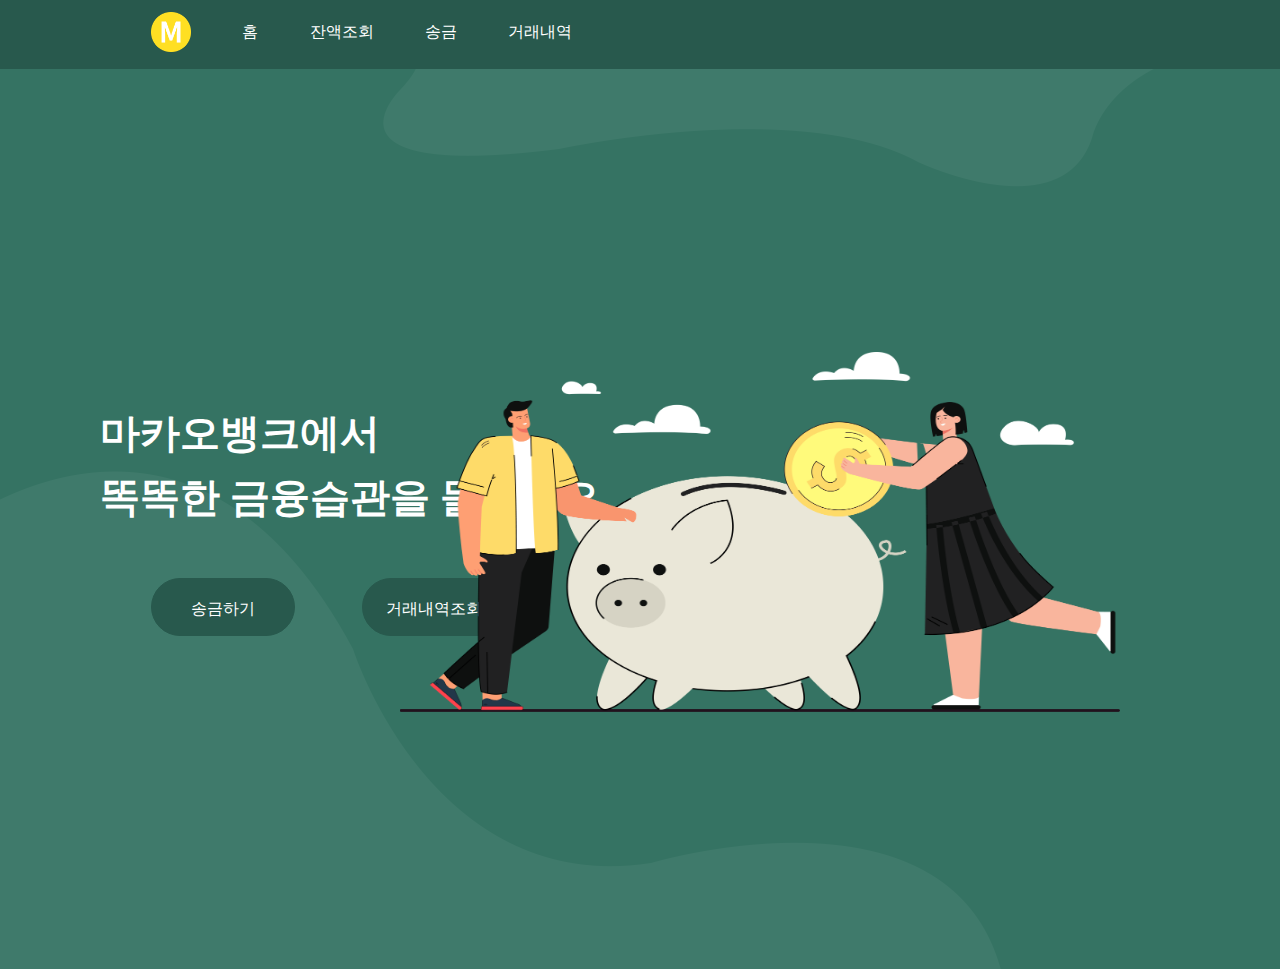
<file: index.html>
<!DOCTYPE html>
<html lang="ko">
<head>
    <meta charset="UTF-8">
    <link rel="stylesheet" href="./css/global.css">
    <link rel="stylesheet" href="./css/header.css">
    <link rel="stylesheet" href="./css/main.css">
    <title>마카오 뱅크</title>
</head>
<body>
    <header>
        <div>
            <nav class="menu-bar">
                <a href="./index.html">
                    <img class="logo" src="./images/logo.png">
                </a>
                <ul>
                    <li>
                        <a href="./index.html">홈</a>
                    </li>
                    <li>
                        <a href="./html/account.html">잔액조회</a>
                    </li>
                    <li>
                        <a href="./html/transfer.html">송금</a>
                    </li>
                    <li>
                        <a href="./html/transaction.html">거래내역</a>
                    </li>
                </ul>
            </nav>
        </div>
    </header>
    <main>
        <div class="container">
            <article>
                <h1>
                    마카오뱅크에서<br> 똑똑한 금융습관을 들이세요
                </h1>
                <nav>
                    <ul>
                        <li class="button-list">
                            <a class="button" href="./html/transfer.html">송금하기</a>
                        </li>
                        <li class="button-list">
                            <a class="button" href="./html/transaction.html">거래내역조회</a>
                        </li>
                    </ul>
                </nav>
            </article>
            <img class="saving" src="./images/saving.png">
        </div>
    </main>
</body>
</html>
</file>
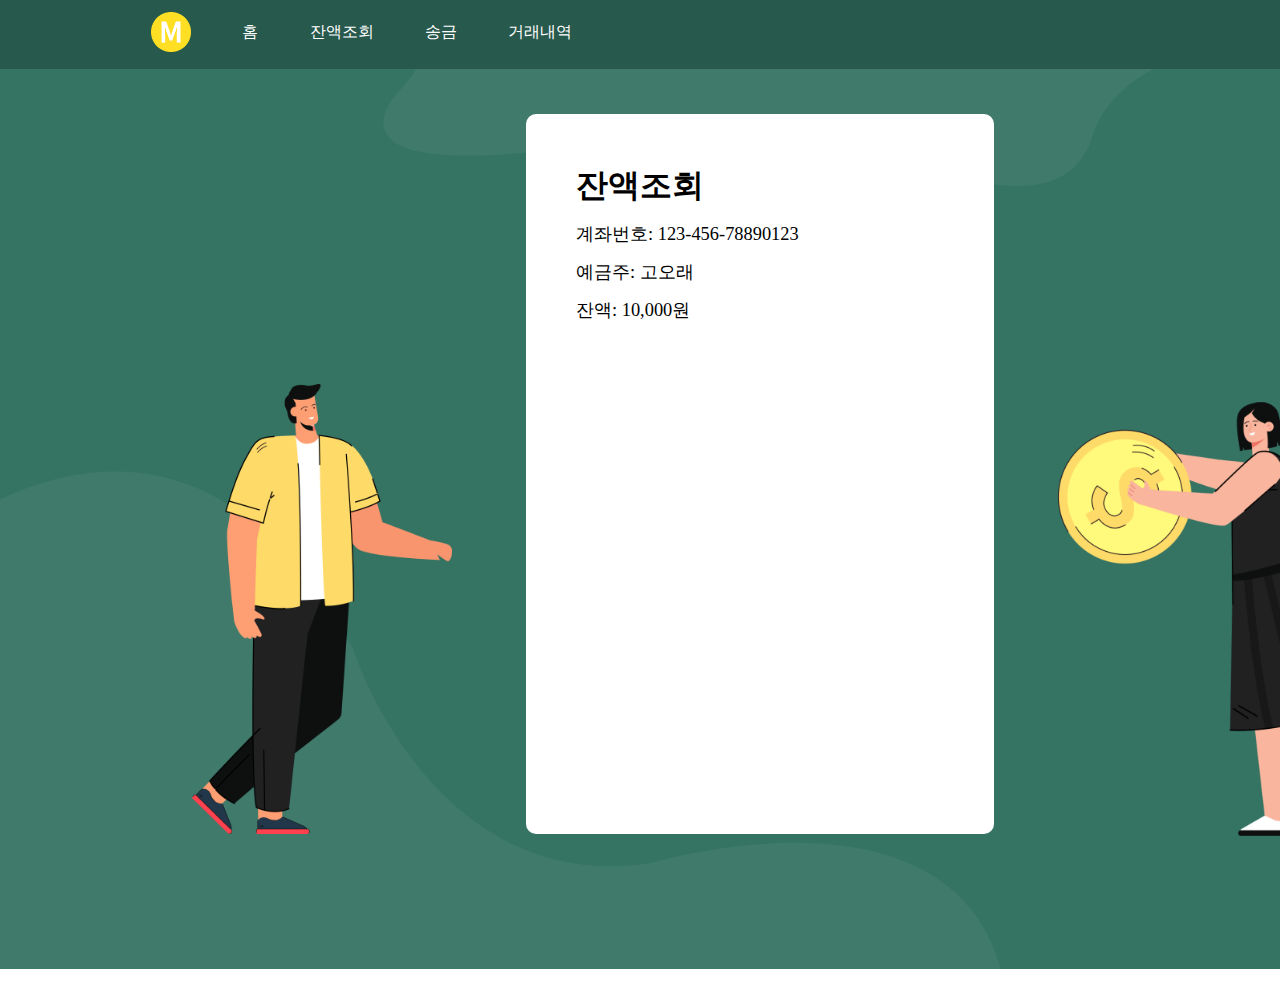
<file: html/account.html>
<!DOCTYPE html>
<html lang="en">
<head>
    <meta charset="UTF-8">
    <link rel="stylesheet" href="../css/global.css">
    <link rel="stylesheet" href="../css/header.css">
    <link rel="stylesheet" href="../css/main.css">
    <title>마카오 뱅크</title>
</head>
<body>
    <header>
        <div>
            <nav class="menu-bar">
                <a href="../index.html">
                    <img class="logo" src="../images/logo.png">
                </a>
                <ul>
                    <li>
                        <a href="../index.html">홈</a>
                    </li>
                    <li>
                        <a href="./account.html">잔액조회</a>
                    </li>
                    <li>
                        <a href="./transfer.html">송금</a>
                    </li>
                    <li>
                        <a href="./transaction.html">거래내역</a>
                    </li>
                </ul>
            </nav>
        </div>
    </header>
    <main>
        <div class="container">
            <div class="man-img"></div>
            <section>
                <h2>잔액조회</h2>
                <p>계좌번호: 123-456-78890123</p>
                <p>예금주: 고오래</p>
                <p>잔액: 10,000원</p>
            </section>
            <div class="woman-img"></div>
        </div>
    </main>
</body>
</html>
</file>
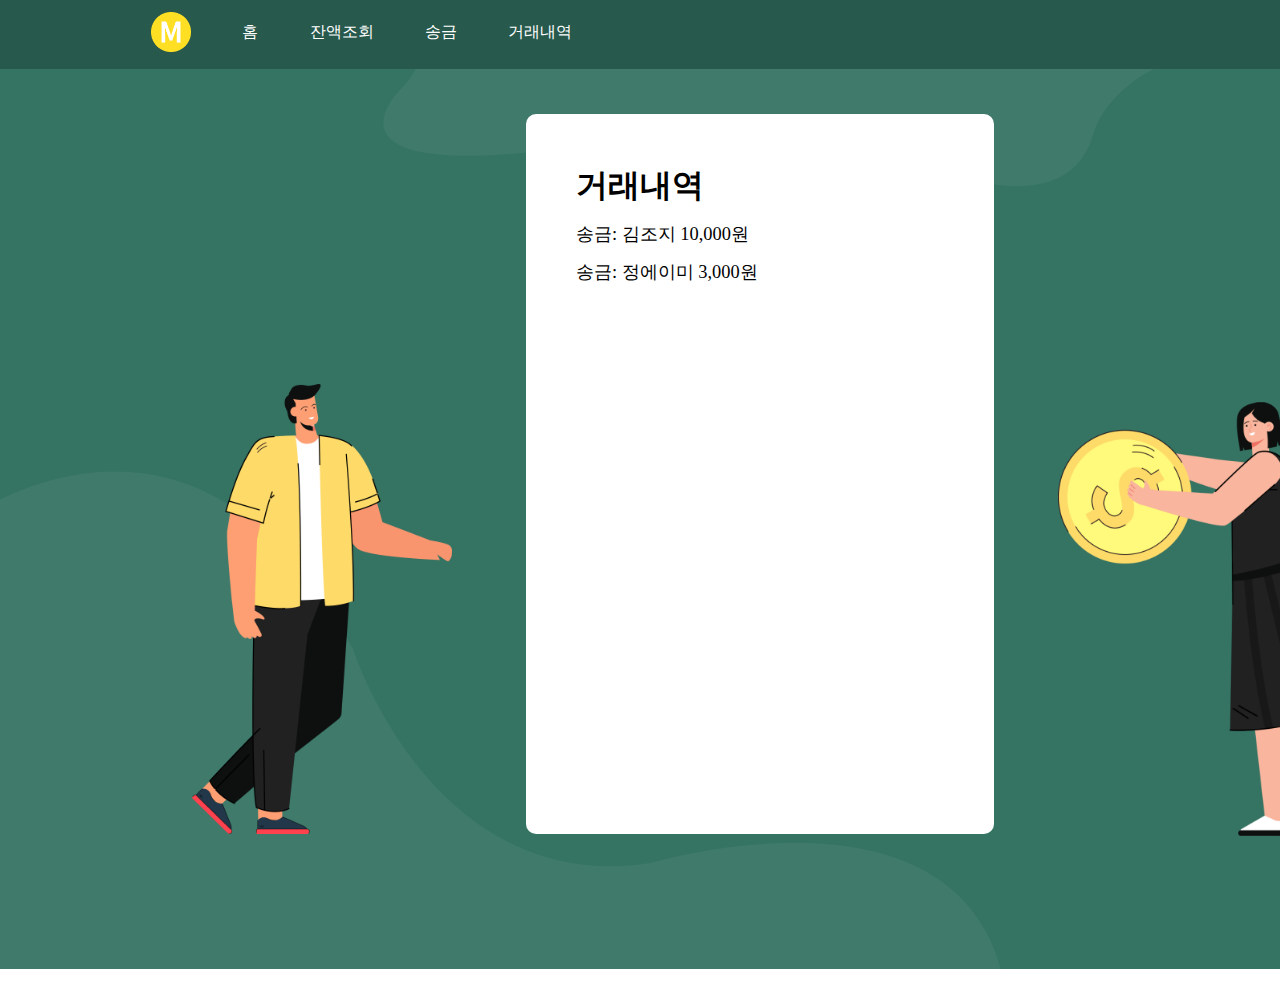
<file: html/transaction.html>
<!DOCTYPE html>
<html lang="en">
<head>
    <meta charset="UTF-8">
    <link rel="stylesheet" href="../css/global.css">
    <link rel="stylesheet" href="../css/header.css">
    <link rel="stylesheet" href="../css/main.css">
    <title>마카오 뱅크</title>
</head>
<body>
    <header>
        <div>
            <nav class="menu-bar">
                <a href="../index.html">
                    <img class="logo" src="../images/logo.png">
                </a>
                <ul>
                    <li>
                        <a href="../index.html">홈</a>
                    </li>
                    <li>
                        <a href="../html/account.html">잔액조회</a>
                    </li>
                    <li>
                        <a href="../html/transfer.html">송금</a>
                    </li>
                    <li>
                        <a href="../html/transaction.html">거래내역</a>
                    </li>
                </ul>
            </nav>
        </div>
    </header>
    <main>
        <div class="container">
            <div class="man-img"></div>
            <section>
                <h2>거래내역</h2>
                <p>송금: 김조지 10,000원</p>
                <p>송금: 정에이미 3,000원</p>
            </section>
            <div class="woman-img"></div>
        </div>
    </main>
</body>
</html>
</file>
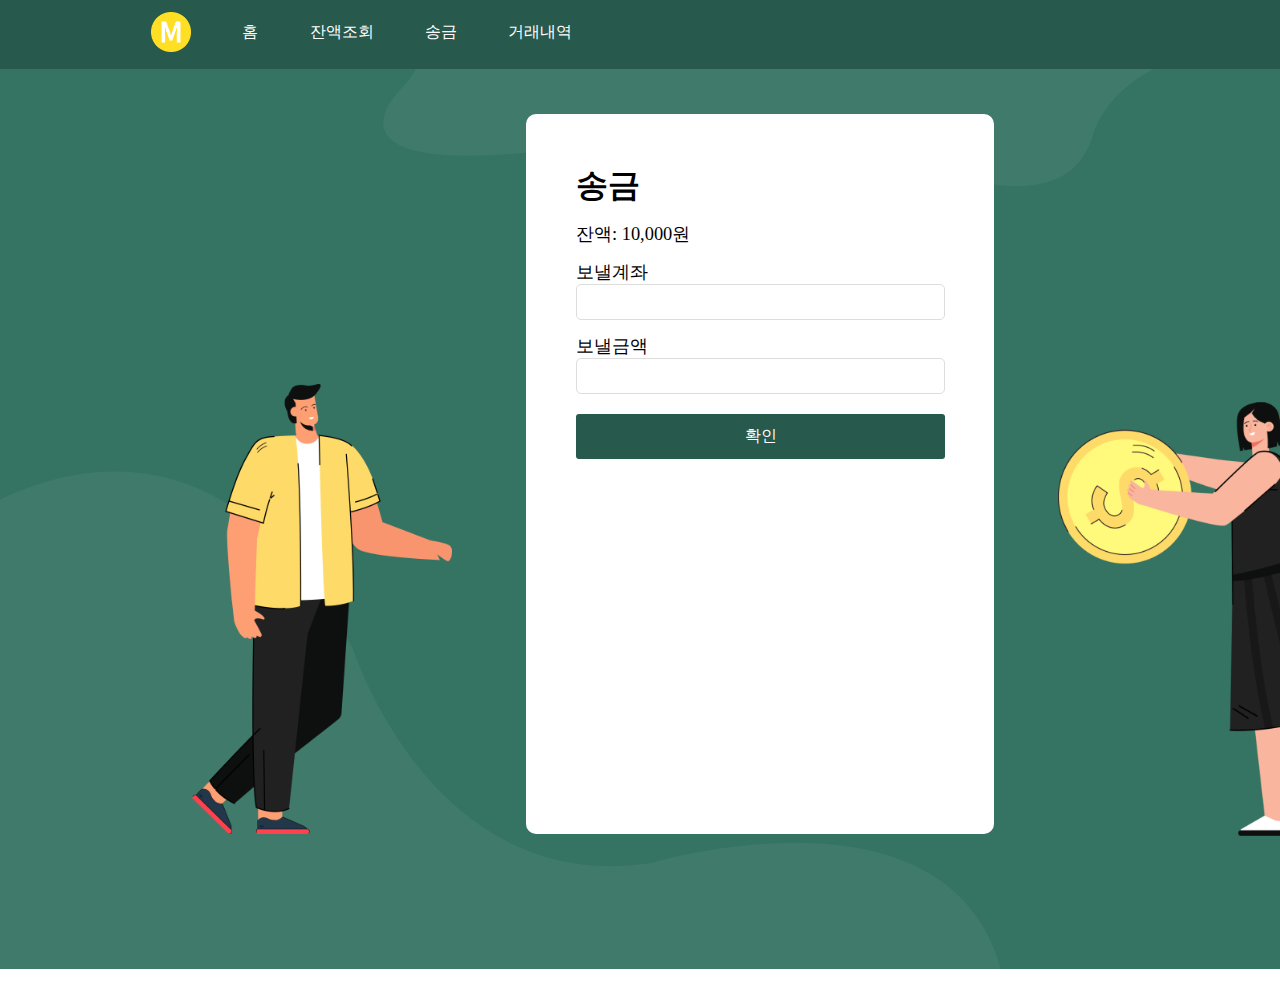
<file: html/transfer.html>
<!DOCTYPE html>
<html lang="en">
<head>
    <meta charset="UTF-8">
    <link rel="stylesheet" href="../css/global.css">
    <link rel="stylesheet" href="../css/header.css">
    <link rel="stylesheet" href="../css/main.css">
    <title>마카오 뱅크</title>
</head>
<body>
    <header>
        <div>
            <nav class="menu-bar">
                <a href="../index.html">
                    <img class="logo" src="../images/logo.png">
                </a>
                <ul>
                    <li>
                        <a href="../index.html">홈</a>
                    </li>
                    <li>
                        <a href="../html/account.html">잔액조회</a>
                    </li>
                    <li>
                        <a href="../html/transfer.html">송금</a>
                    </li>
                    <li>
                        <a href="../html/transaction.html">거래내역</a>
                    </li>
                </ul>
            </nav>
        </div>
    </header>
    <main>
        <div class="container">
            <div class="man-img"></div>
            <section>
                <h2>송금</h2>
                <p>잔액: 10,000원</p>
                <p>보낼계좌</p>
                <input type="text">
                <p>보낼금액</p>
                <input>
                <button class="transfer-button">확인</button>
            </section>
            <div class="woman-img"></div>
        </div>
    </main>
</body>
</html>
</file>
<file: css/global.css>
* {
    box-sizing: border-box;
    margin: 0;
    padding: 0;
    font-size: 16px;
    color: white;
}

a {
    text-decoration: none;
    color: inherit;
}
</file>
<file: css/header.css>
header>div {
    display: flex;

    background-color: #28594D;
    align-items: center;
    height: 4.3rem;
}

.menu-bar {
    display: flex;

    min-width: 1080px;
    max-width: 1920px;

    margin: 0 auto;
}

nav>ul>li {
    display: flex;
    float: left;
    list-style-type: none;
    margin-left: 3.2rem;
    margin-top: 0.6rem;
}

.logo {
    width: 2.5rem;
    height: 2.5rem;
    margin-left: 3.2rem;

}
</file>
<file: css/main.css>
.container {
    display: flex;
    width: 100vw;
    height: 100vh;
    background-image: url(../images/wave.svg);
    background-color: #357363;
}

article {
    display: flex;
    flex-direction: column;
    justify-content: center;

    margin: 0 auto;

    height: 100vh;

    min-width: 1080px;
    max-width: 1920px;
}

h1 {
    position: relative;

    font-size: 2.5rem;
    line-height: 4rem;
}

.button-list {
    position: relative;

    width: 16vh;
    height: 6.5vh;

    border: 1px solid #28594D;
    border-radius: 32px;

    background-color: #28594D;
    margin-top: 3rem;
    margin-right: 1rem;
}

.button-list:hover {
    background-color: whitesmoke;
}

.button {
    position: relative;

    margin: 1.3rem auto;
}

.saving {
    position: absolute;

    width: 80vh;
    height: 40vh;

    right: 10rem;
    top: 22rem;
}

.man-img {
    display: flex;

    position: relative;

    background-image: url(../images/man.png);
    background-repeat: no-repeat;
    background-size: contain;

    width: 30vh;
    height: 50vh;

    top: 35%;
    left: 15%;
}

section {
    display: flex;

    flex-direction: column;

    position: relative;

    width: 52vh;
    height: 80vh;

    background-color: white;

    top: 5%;
    left: 20%;

    border-radius: 10px;
}

.woman-img {
    display: flex;

    position: relative;

    background-image: url(../images/woman.png);
    background-repeat: no-repeat;
    background-size: contain;

    width: 45vh;
    height: 65vh;

    top: 37%;
    left: 25%;
}

h2 {
    font-size: 2rem;
    color: black;

    margin-left: 50px;
    margin-top: 50px;
}

p {
    font-size: 1.15rem;
    color: black;

    margin-top: 13px;
    margin-left: 50px;
}

input {
    width: 41vh;
    height: 4vh;

    border: 1px solid #DDDDDD;
    border-radius: 5px;

    margin-left: 50px;

    color: black;
}

.transfer-button {
    width: 41vh;
    height: 5vh;

    margin-left: 50px;
    margin-top: 20px;

    border: 1px solid transparent;
    border-radius: 3px;

    background-color: #28594D;
}
</file>
